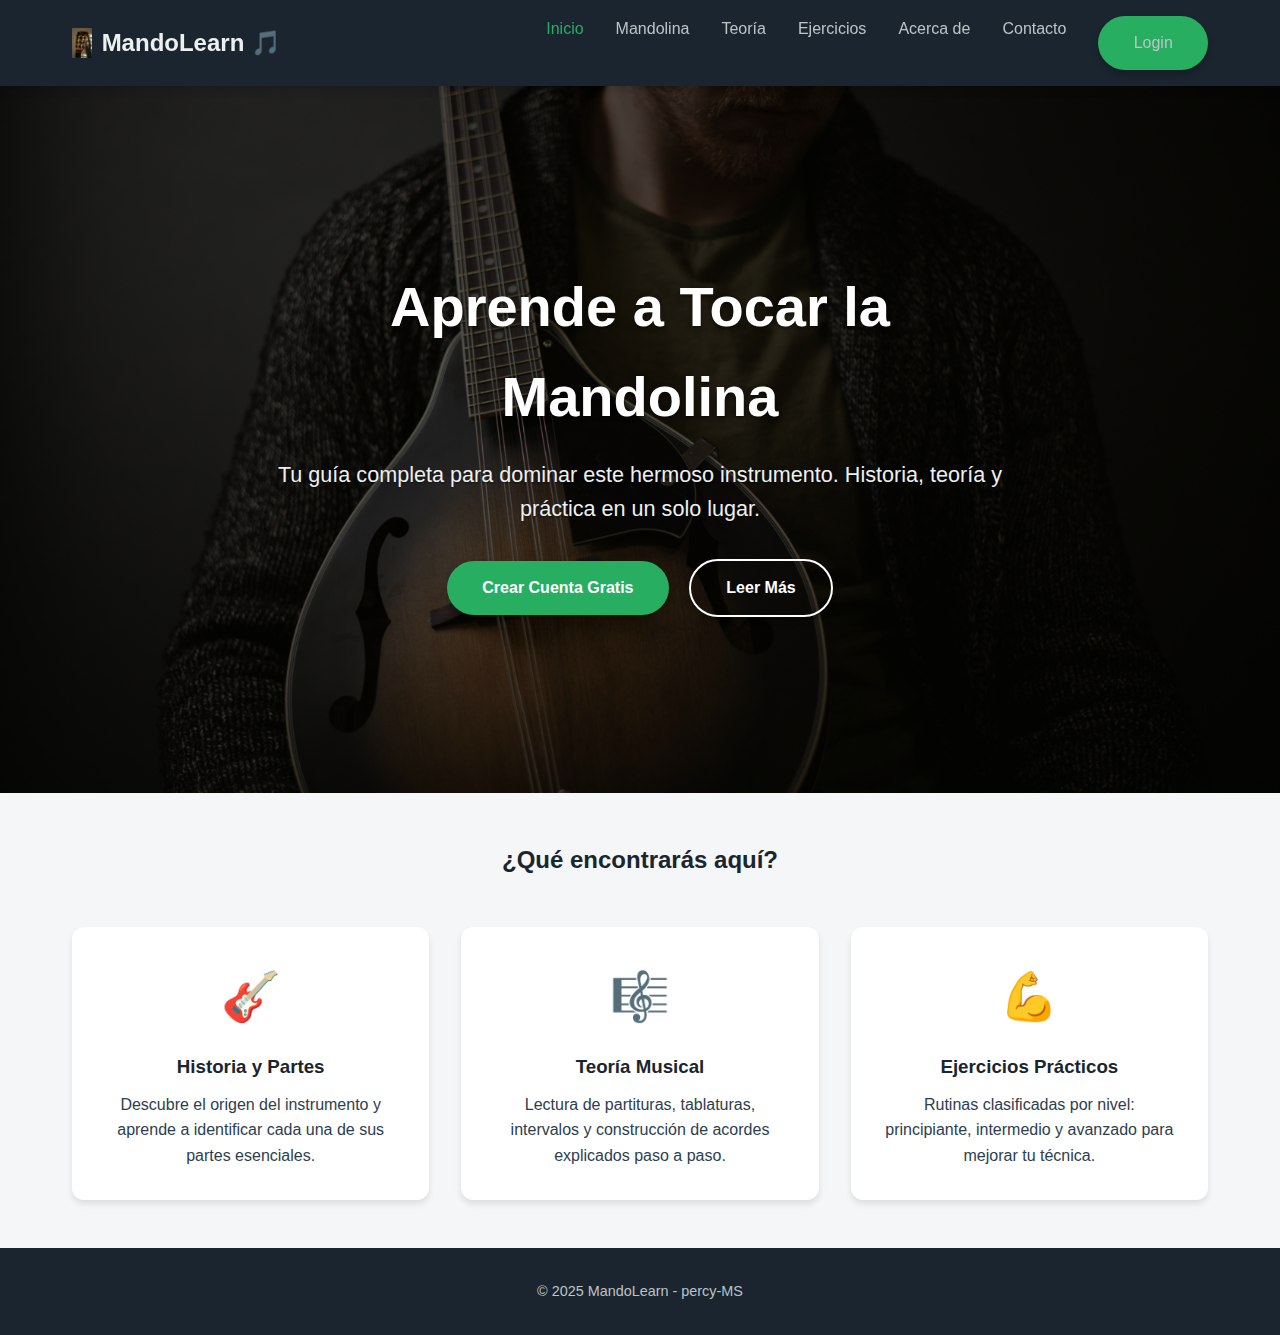
<file: frontend/index.html>
<!DOCTYPE html>
<html lang="es">

<head>
    <meta charset="UTF-8">
    <meta name="viewport" content="width=device-width, initial-scale=1.0">
    <title>MandoLearn - Inicio</title>
    <link rel="stylesheet" href="../static/css/style.css">
</head>

<body>

    <header>
        <nav>
            <a href="/" class="logo">
                <!-- Icono de Mandolina -->
                <img src="../static/img/mandolin-icon.png" alt="Icono" onerror="this.style.display='none'">
                MandoLearn 🎵
            </a>
            <div class="hamburger">
                <div class="bar"></div>
                <div class="bar"></div>
                <div class="bar"></div>
            </div>
            <ul class="nav-links">
                <li><a href="index.html">Inicio</a></li>
                <li><a href="sobre.html">Mandolina</a></li>
                <li><a href="teoria.html">Teoría</a></li>
                <li><a href="ejercicios.html">Ejercicios</a></li>
                <li><a href="acerca.html">Acerca de</a></li>
                <li><a href="contacto.html">Contacto</a></li>
                <li><a href="login.html" class="btn">Login</a></li>
            </ul>
        </nav>
    </header>

    <main class="main-content">
        <!-- Sección Hero con Imagen de Fondo -->
        <section class="hero" style="background-image: url('../static/img/hero-mandolin.jpg');">
            <div class="container">
                <h1>Aprende a Tocar la Mandolina</h1>
                <p>Tu guía completa para dominar este hermoso instrumento. Historia, teoría y práctica en un solo lugar.
                </p>
                <div class="cta-group">
                    <a href="registro.html" class="btn">Crear Cuenta Gratis</a>
                    <a href="sobre.html" class="btn btn-secondary">Leer Más</a>
                </div>
            </div>
        </section>

        <section class="container">
            <h2 style="text-align:center; margin-bottom: 3rem;">¿Qué encontrarás aquí?</h2>

            <div class="card-grid">
                <article class="card">
                    <div style="font-size: 3rem; text-align: center; margin-bottom: 1rem;">🎸</div>
                    <h3 style="text-align: center;">Historia y Partes</h3>
                    <p style="text-align: center;">Descubre el origen del instrumento y aprende a identificar cada una
                        de sus partes esenciales.</p>
                </article>

                <article class="card">
                    <div style="font-size: 3rem; text-align: center; margin-bottom: 1rem;">🎼</div>
                    <h3 style="text-align: center;">Teoría Musical</h3>
                    <p style="text-align: center;">Lectura de partituras, tablaturas, intervalos y construcción de
                        acordes explicados paso a paso.</p>
                </article>

                <article class="card">
                    <div style="font-size: 3rem; text-align: center; margin-bottom: 1rem;">💪</div>
                    <h3 style="text-align: center;">Ejercicios Prácticos</h3>
                    <p style="text-align: center;">Rutinas clasificadas por nivel: principiante, intermedio y avanzado
                        para mejorar tu técnica.</p>
                </article>
            </div>
        </section>
    </main>

    <footer>
        <p>&copy; 2025 MandoLearn - percy-MS</p>
    </footer>

    <script src="../static/js/main.js"></script>
</body>

</html>
</file>
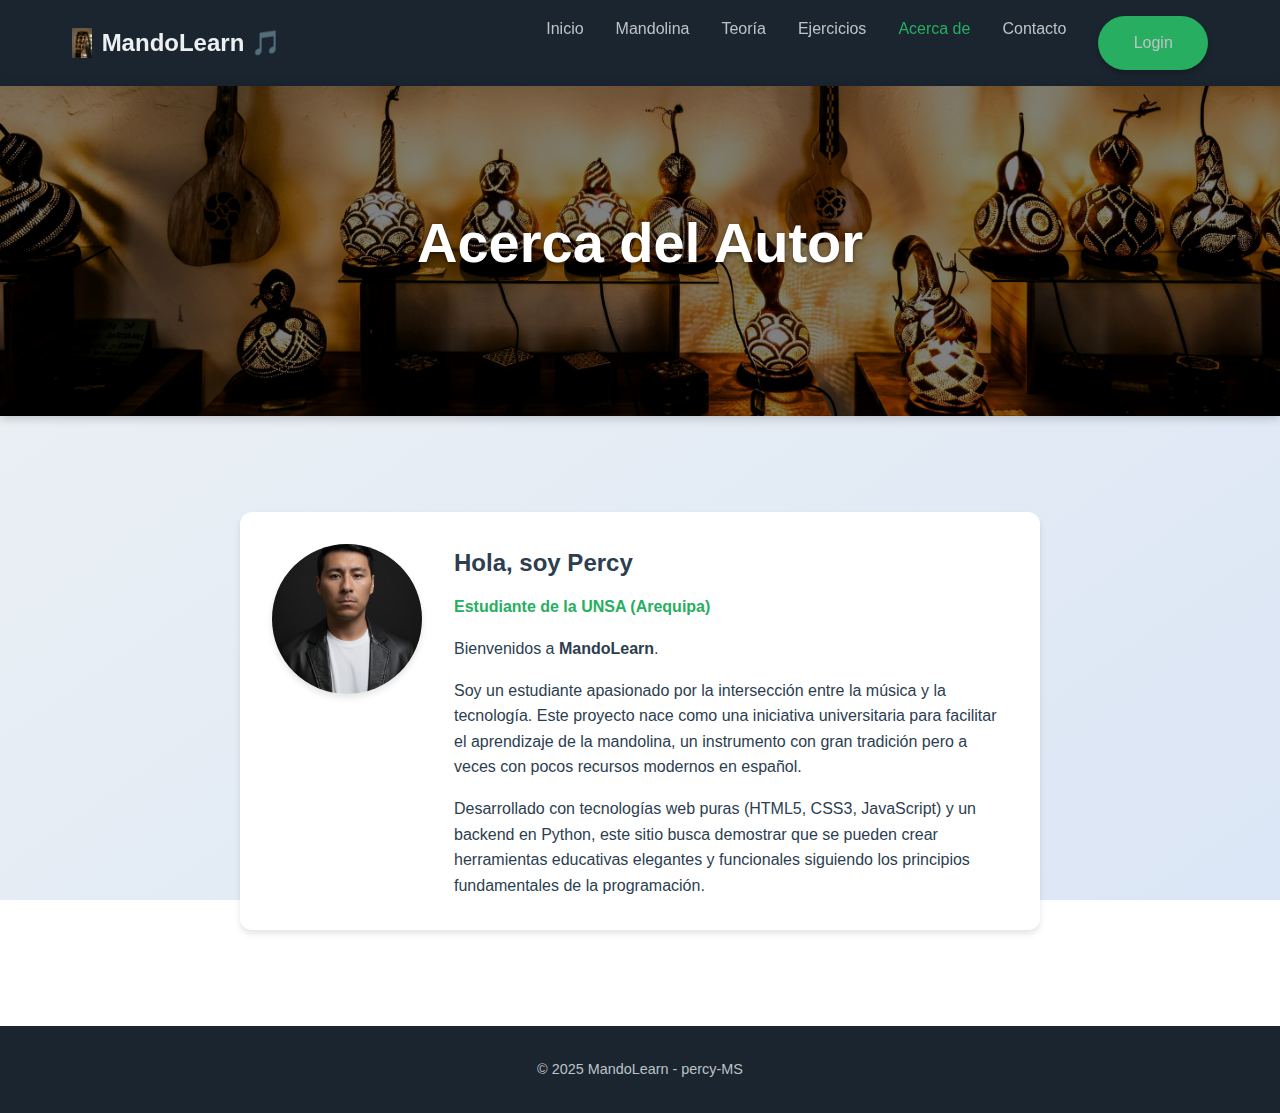
<file: frontend/acerca.html>
<!DOCTYPE html>
<html lang="es">

<head>
    <meta charset="UTF-8">
    <meta name="viewport" content="width=device-width, initial-scale=1.0">
    <title>MandoLearn - Acerca de Mí</title>
    <link rel="stylesheet" href="../static/css/style.css">
</head>

<body class="content-page">

    <header>
        <nav>
            <a href="index.html" class="logo">
                <img src="../static/img/mandolin-icon.png" alt="Icono" onerror="this.style.display='none'">
                MandoLearn 🎵
            </a>
            <div class="hamburger">
                <div class="bar"></div>
                <div class="bar"></div>
                <div class="bar"></div>
            </div>
            <ul class="nav-links">
                <li><a href="index.html">Inicio</a></li>
                <li><a href="sobre.html">Mandolina</a></li>
                <li><a href="teoria.html">Teoría</a></li>
                <li><a href="ejercicios.html">Ejercicios</a></li>
                <li><a href="acerca.html">Acerca de</a></li>
                <li><a href="contacto.html">Contacto</a></li>
                <li><a href="login.html" class="btn">Login</a></li>
            </ul>
        </nav>
    </header>

    <!-- Banner de Cabecera para Página Acerca de -->
    <header class="hero"
        style="padding: 4rem 2rem; background-image: url('../static/img/about-mandolin-bg.jpg'); background-position: center bottom;">
        <div class="container">
            <h1>Acerca del Autor</h1>
        </div>
    </header>

    <main class="main-content container">
        <section style="max-width: 800px; margin: 0 auto;">
            <article class="card">
                <div style="display: flex; gap: 2rem; align-items: flex-start; flex-wrap: wrap;">
                    <!-- Marcador para Foto de Perfil -->
                    <img src="../static/img/profile-percy.jpg" alt="Percy"
                        style="width: 150px; height: 150px; border-radius: 50%; object-fit: cover; box-shadow: var(--shadow-card);"
                        onerror="this.src='https://placehold.co/150x150?text=Percy'">

                    <div style="flex: 1; min-width: 250px;">
                        <h2 style="color: var(--secondary-color);">Hola, soy Percy</h2>
                        <h4 style="color: var(--accent-color); margin-bottom: 1rem;">Estudiante de la UNSA (Arequipa)
                        </h4>

                        <p>Bienvenidos a <strong>MandoLearn</strong>.</p>

                        <p style="margin-top: 1rem;">
                            Soy un estudiante apasionado por la intersección entre la música y la tecnología.
                            Este proyecto nace como una iniciativa universitaria para facilitar el aprendizaje de la
                            mandolina,
                            un instrumento con gran tradición pero a veces con pocos recursos modernos en español.
                        </p>

                        <p style="margin-top: 1rem;">
                            Desarrollado con tecnologías web puras (HTML5, CSS3, JavaScript) y un backend en Python,
                            este sitio busca demostrar que se pueden crear herramientas educativas elegantes y
                            funcionales
                            siguiendo los principios fundamentales de la programación.
                        </p>
                    </div>
                </div>
            </article>
        </section>
    </main>

    <footer>
        <p>&copy; 2025 MandoLearn - percy-MS</p>
    </footer>

    <script src="../static/js/main.js"></script>
</body>

</html>
</file>
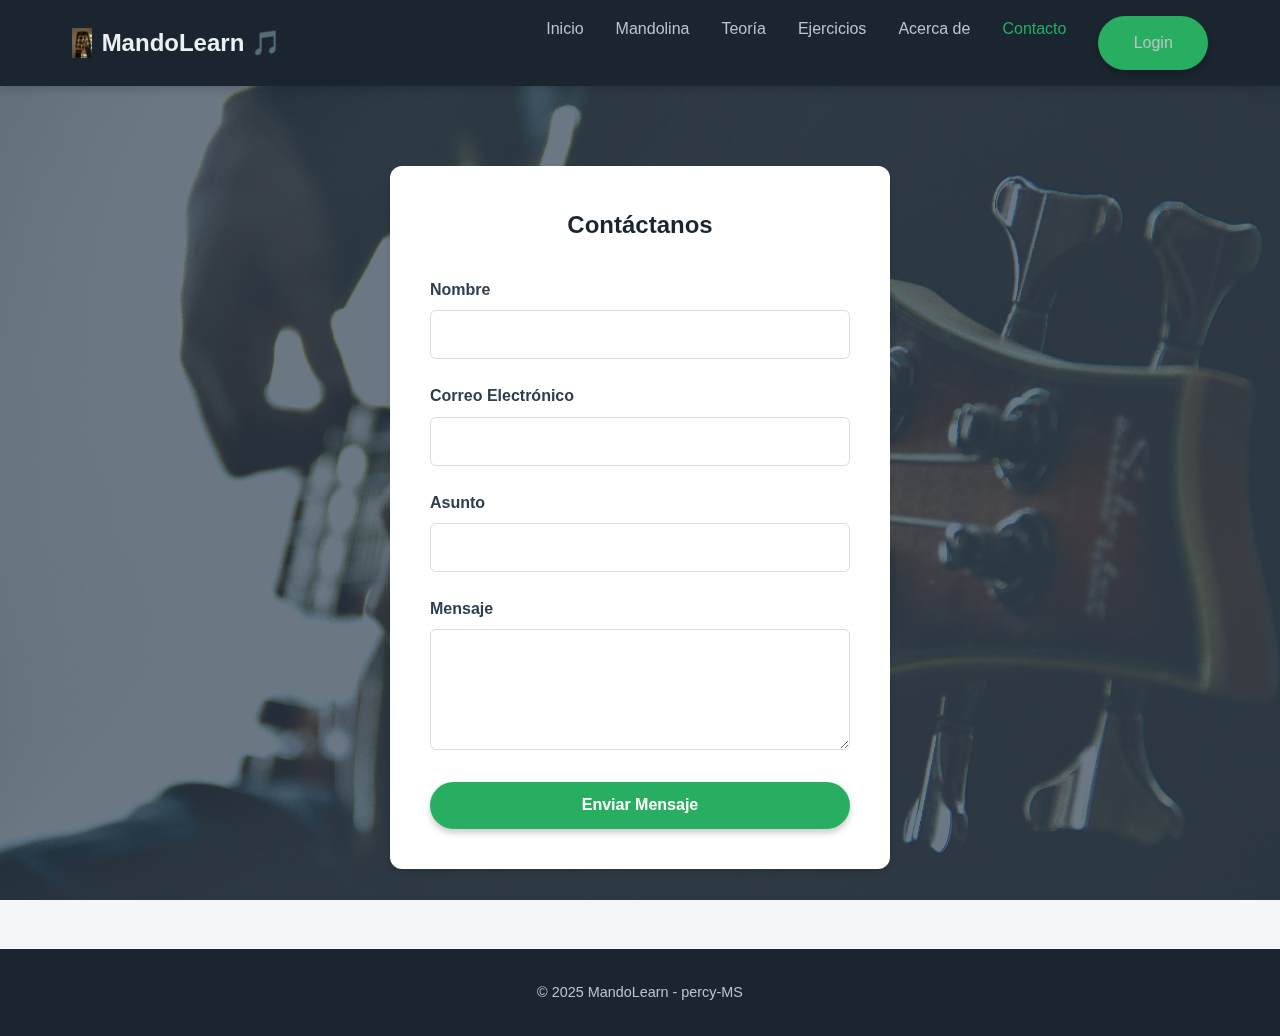
<file: frontend/contacto.html>
<!DOCTYPE html>
<html lang="es">

<head>
    <meta charset="UTF-8">
    <meta name="viewport" content="width=device-width, initial-scale=1.0">
    <title>MandoLearn - Contacto</title>
    <link rel="stylesheet" href="../static/css/style.css">
    <style>
        /* Fondo específico para esta página */
        body.contact-page {
            background-image: url('../static/img/contact-bg-1.jpg');
            background-size: cover;
            background-attachment: fixed;
            background-position: center;
        }

        /* Superposición para asegurar legibilidad */
        body.contact-page::before {
            content: "";
            position: fixed;
            top: 0;
            left: 0;
            right: 0;
            bottom: 0;
            background: rgba(44, 62, 80, 0.7);
            /* Superposición azul oscuro */
            z-index: -1;
        }
    </style>
</head>

<body class="contact-page">

    <header>
        <nav>
            <a href="index.html" class="logo">
                <img src="../static/img/mandolin-icon.png" alt="Icono" onerror="this.style.display='none'">
                MandoLearn 🎵
            </a>
            <div class="hamburger">
                <div class="bar"></div>
                <div class="bar"></div>
                <div class="bar"></div>
            </div>
            <ul class="nav-links">
                <li><a href="index.html">Inicio</a></li>
                <li><a href="sobre.html">Mandolina</a></li>
                <li><a href="teoria.html">Teoría</a></li>
                <li><a href="ejercicios.html">Ejercicios</a></li>
                <li><a href="acerca.html">Acerca de</a></li>
                <li><a href="contacto.html">Contacto</a></li>
                <li><a href="login.html" class="btn">Login</a></li>
            </ul>
        </nav>
    </header>

    <main class="main-content container">
        <div class="form-container">
            <h2 style="text-align: center; margin-bottom: 2rem;">Contáctanos</h2>
            <form action="/api/contacto" method="POST">
                <div class="form-group">
                    <label for="nombre">Nombre</label>
                    <input type="text" id="nombre" name="nombre" required>
                </div>

                <div class="form-group">
                    <label for="email">Correo Electrónico</label>
                    <input type="email" id="email" name="email" required>
                </div>

                <div class="form-group">
                    <label for="asunto">Asunto</label>
                    <input type="text" id="asunto" name="asunto" required>
                </div>

                <div class="form-group">
                    <label for="mensaje">Mensaje</label>
                    <textarea id="mensaje" name="mensaje" rows="5" required></textarea>
                </div>

                <button type="submit" class="btn" style="width: 100%;">Enviar Mensaje</button>
            </form>
        </div>
    </main>

    <footer>
        <p>&copy; 2025 MandoLearn - percy-MS</p>
    </footer>

    <script src="../static/js/main.js"></script>
    <script src="../static/js/validation.js"></script>

    <script>
        document.addEventListener('DOMContentLoaded', () => {
            const contactForm = document.querySelector('form[action="/api/contacto"]');

            if (contactForm) {
                contactForm.addEventListener('submit', async (e) => {
                    e.preventDefault(); // Detener envío por defecto

                    // Verificación básica de validación (validation.js maneja la UI)
                    if (contactForm.querySelectorAll('.input-error').length > 0) {
                        return;
                    }

                    const formData = new URLSearchParams(new FormData(contactForm));

                    try {
                        const response = await fetch('/api/contacto', {
                            method: 'POST',
                            body: formData,
                            headers: {
                                'Content-Type': 'application/x-www-form-urlencoded',
                            },
                        });

                        if (response.ok) {
                            alert("¡Mensaje enviado correctamente! Nos pondremos en contacto contigo pronto.");
                            contactForm.reset();
                            window.location.href = "index.html"; // Redirigir a inicio
                        } else {
                            alert("Hubo un error al enviar el mensaje. Por favor intenta de nuevo.");
                        }
                    } catch (error) {
                        console.error('Error:', error);
                        alert("Error de conexión al enviar el mensaje.");
                    }
                });
            }
        });
    </script>
</body>

</html>
</file>
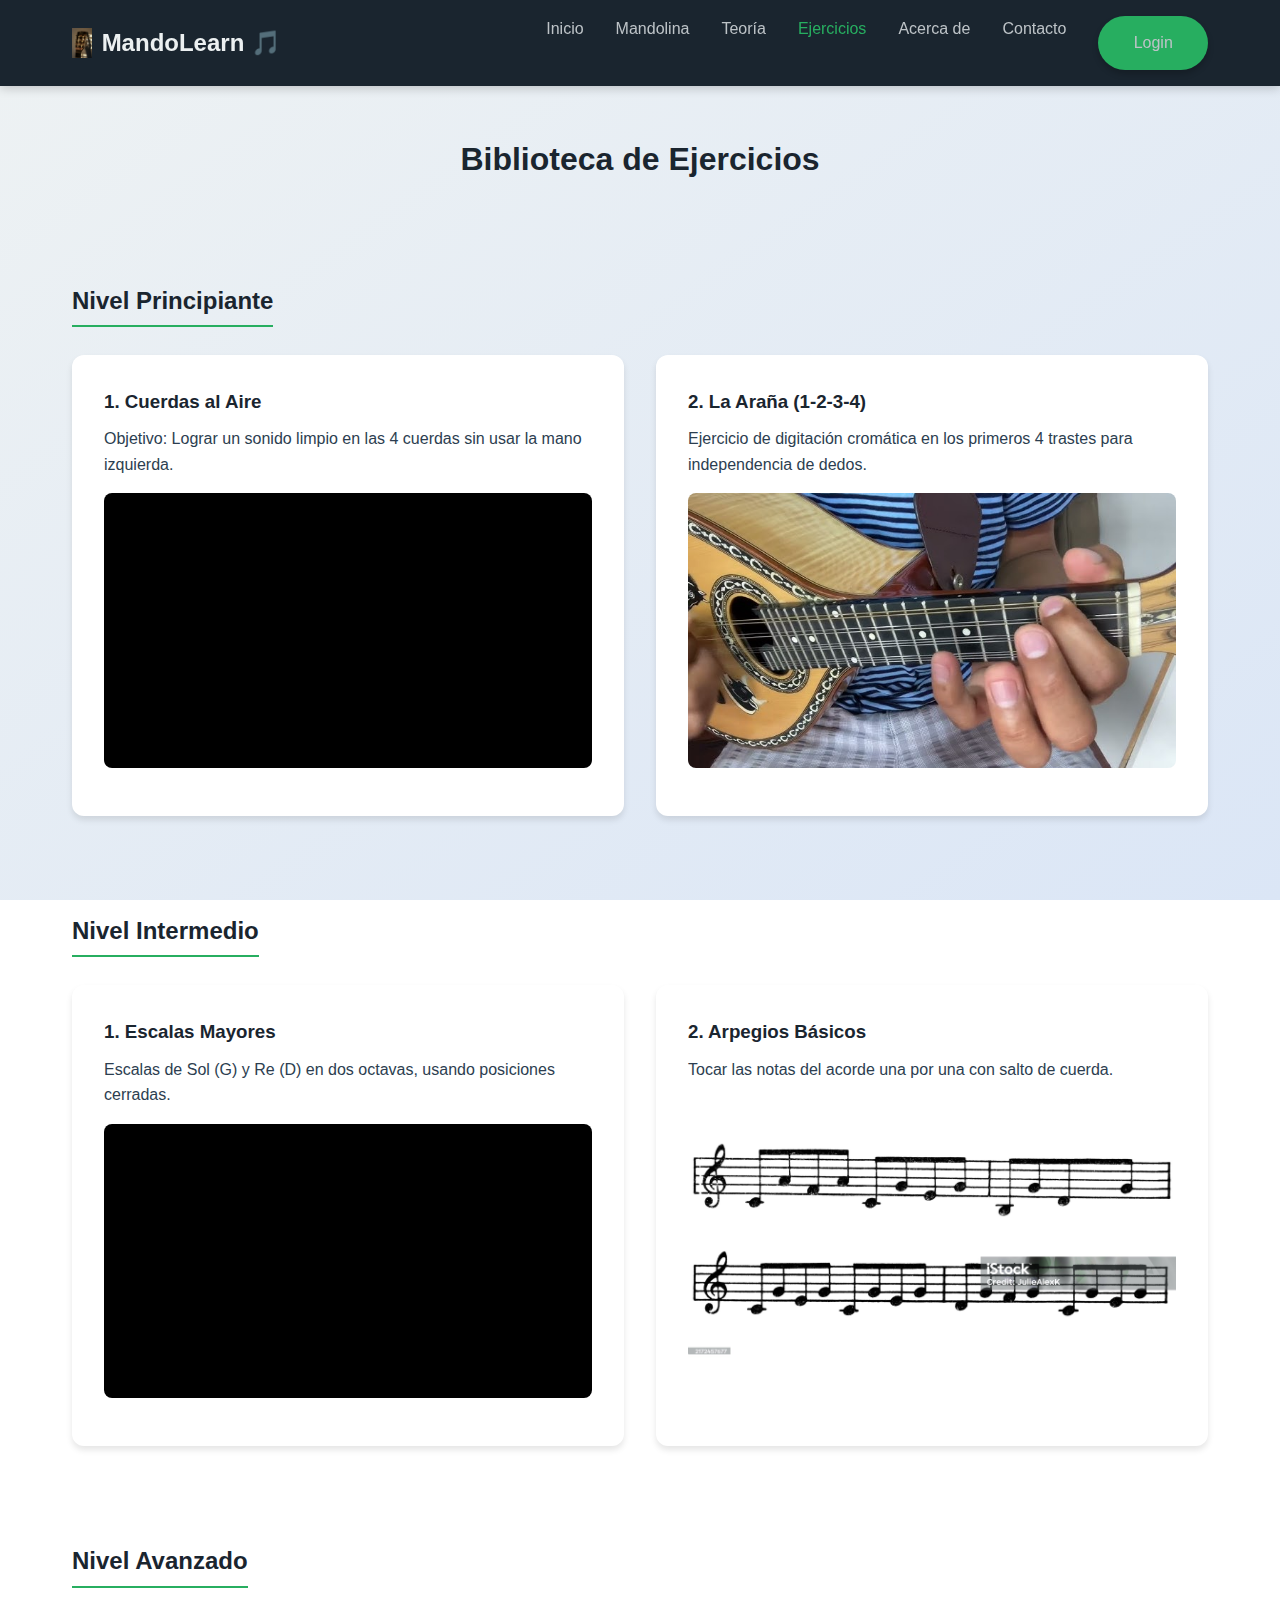
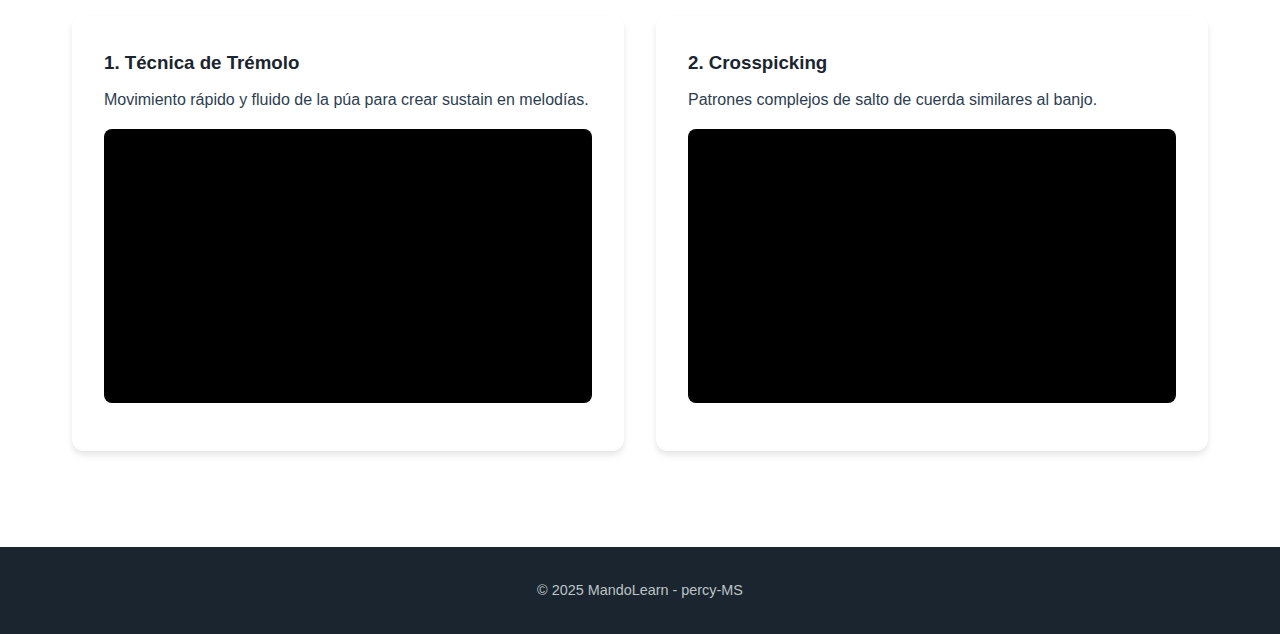
<file: frontend/ejercicios.html>
<!DOCTYPE html>
<html lang="es">

<head>
    <meta charset="UTF-8">
    <meta name="viewport" content="width=device-width, initial-scale=1.0">
    <title>MandoLearn - Ejercicios</title>
    <link rel="stylesheet" href="../static/css/style.css">
</head>

<body class="content-page">

    <header>
        <nav>
            <a href="index.html" class="logo">
                <img src="../static/img/mandolin-icon.png" alt="Icono" onerror="this.style.display='none'">
                MandoLearn 🎵
            </a>
            <div class="hamburger">
                <div class="bar"></div>
                <div class="bar"></div>
                <div class="bar"></div>
            </div>
            <ul class="nav-links">
                <li><a href="index.html">Inicio</a></li>
                <li><a href="sobre.html">Mandolina</a></li>
                <li><a href="teoria.html">Teoría</a></li>
                <li><a href="ejercicios.html">Ejercicios</a></li>
                <li><a href="acerca.html">Acerca de</a></li>
                <li><a href="contacto.html">Contacto</a></li>
                <li><a href="login.html" class="btn">Login</a></li>
            </ul>
        </nav>
    </header>

    <main class="main-content container">
        <h1 style="text-align: center; margin-bottom: 3rem;">Biblioteca de Ejercicios</h1>

        <!-- Nivel Principiante -->
        <section>
            <h2 style="border-bottom: 2px solid var(--accent-color); display: inline-block; padding-bottom: 5px;">Nivel
                Principiante</h2>
            <div class="card-grid">
                <article class="card">
                    <h3>1. Cuerdas al Aire</h3>
                    <p style="margin-bottom: 1rem;">Objetivo: Lograr un sonido limpio en las 4 cuerdas sin usar la mano
                        izquierda.</p>
                    <div class="video-wrapper">
                        <!-- Espacio para video -->
                        <iframe width="560" height="315" src="https://www.youtube.com/embed/KVynlcyf1ec"
                            title="Técnica Mano Derecha" frameborder="0"
                            referrerpolicy="strict-origin-when-cross-origin"
                            allow="accelerometer; autoplay; clipboard-write; encrypted-media; gyroscope; picture-in-picture; web-share"
                            allowfullscreen></iframe>
                    </div>
                </article>

                <article class="card">
                    <h3>2. La Araña (1-2-3-4)</h3>
                    <p style="margin-bottom: 1rem;">Ejercicio de digitación cromática en los primeros 4 trastes para
                        independencia de dedos.</p>
                    <img src="../static/img/ex-spider.jpg" alt="Tablatura Araña" style="width:100%; height:auto;"
                        onerror="this.src='https://placehold.co/400x150?text=Tablatura+1-2-3-4'">
                </article>
            </div>
        </section>

        <!-- Nivel Intermedio -->
        <section>
            <h2 style="border-bottom: 2px solid var(--accent-color); display: inline-block; padding-bottom: 5px;">Nivel
                Intermedio</h2>
            <div class="card-grid">
                <article class="card">
                    <h3>1. Escalas Mayores</h3>
                    <p style="margin-bottom: 1rem;">Escalas de Sol (G) y Re (D) en dos octavas, usando posiciones
                        cerradas.</p>
                    <div class="video-wrapper">
                        <iframe width="560" height="315" src="https://www.youtube.com/embed/hQFgIx8vUeE"
                            title="Escala Sol Mayor" frameborder="0" referrerpolicy="strict-origin-when-cross-origin"
                            allow="accelerometer; autoplay; clipboard-write; encrypted-media; gyroscope; picture-in-picture; web-share"
                            allowfullscreen></iframe>
                    </div>
                </article>

                <article class="card">
                    <h3>2. Arpegios Básicos</h3>
                    <p style="margin-bottom: 1rem;">Tocar las notas del acorde una por una con salto de cuerda.</p>
                    <img src="../static/img/ex-arpeggio.jpg" alt="Arpegios" style="width:100%; height:auto;"
                        onerror="this.src='https://placehold.co/400x150?text=Partitura+Arpegios'">
                </article>
            </div>
        </section>

        <!-- Nivel Avanzado -->
        <section>
            <h2 style="border-bottom: 2px solid var(--accent-color); display: inline-block; padding-bottom: 5px;">Nivel
                Avanzado</h2>
            <div class="card-grid">
                <article class="card">
                    <h3>1. Técnica de Trémolo</h3>
                    <p style="margin-bottom: 1rem;">Movimiento rápido y fluido de la púa para crear sustain en melodías.
                    </p>
                    <div class="video-wrapper">
                        <iframe width="560" height="315" src="https://www.youtube.com/embed/7NOvcnMYmYE"
                            title="Técnica de Trémolo" frameborder="0" referrerpolicy="strict-origin-when-cross-origin"
                            allow="accelerometer; autoplay; clipboard-write; encrypted-media; gyroscope; picture-in-picture; web-share"
                            allowfullscreen></iframe>
                    </div>
                </article>

                <article class="card">
                    <h3>2. Crosspicking</h3>
                    <p style="margin-bottom: 1rem;">Patrones complejos de salto de cuerda similares al banjo.</p>
                    <div class="video-wrapper">
                        <iframe width="560" height="315" src="https://www.youtube.com/embed/VUuZnudaWz4"
                            title="Crosspicking" frameborder="0" referrerpolicy="strict-origin-when-cross-origin"
                            allow="accelerometer; autoplay; clipboard-write; encrypted-media; gyroscope; picture-in-picture; web-share"
                            allowfullscreen></iframe>
                    </div>
                </article>
            </div>
        </section>

    </main>

    <footer>
        <p>&copy; 2025 MandoLearn - percy-MS</p>
    </footer>

    <script src="../static/js/main.js"></script>
</body>

</html>
</file>
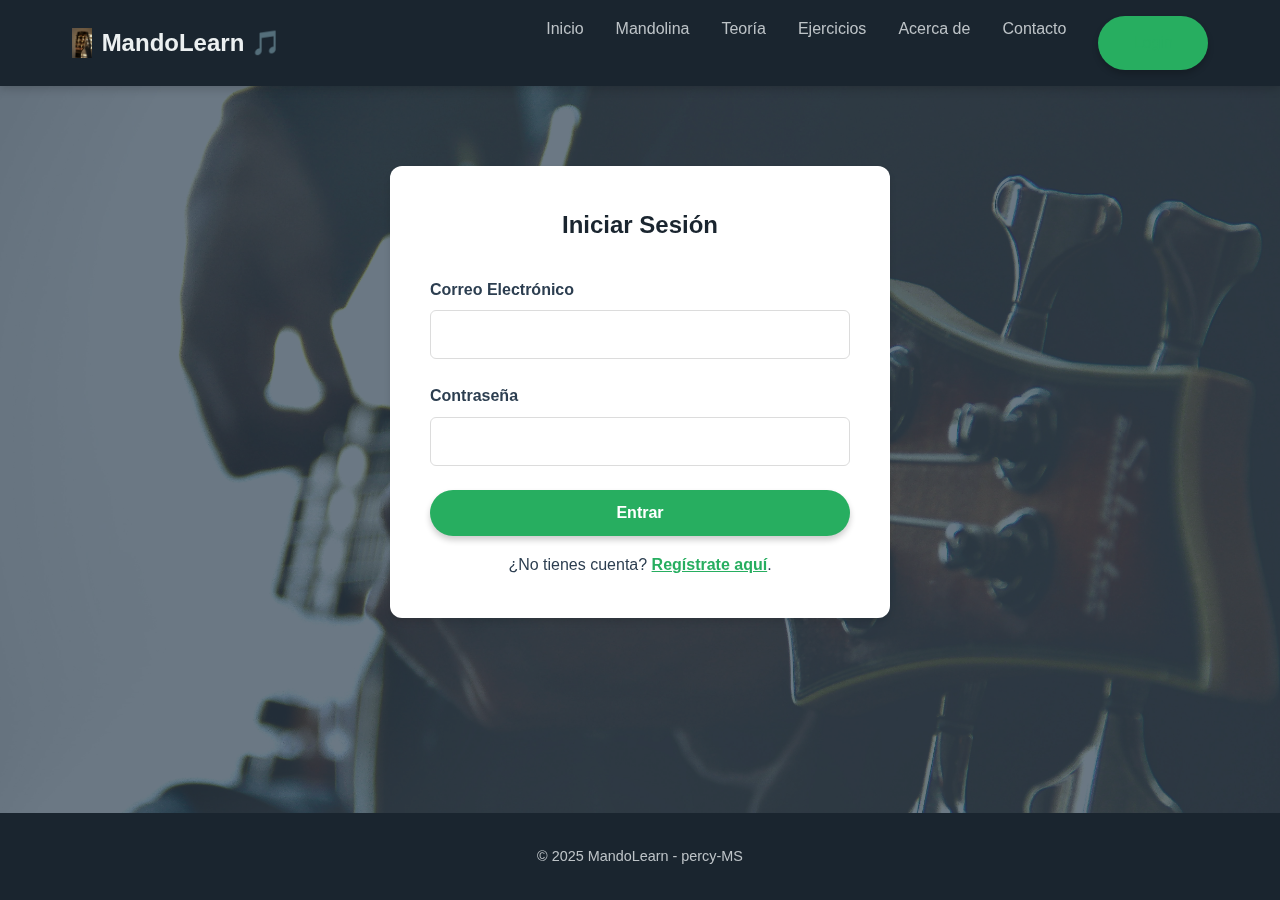
<file: frontend/login.html>
<!DOCTYPE html>
<html lang="es">

<head>
    <meta charset="UTF-8">
    <meta name="viewport" content="width=device-width, initial-scale=1.0">
    <title>MandoLearn - Iniciar Sesión</title>
    <link rel="stylesheet" href="../static/css/style.css">
    <style>
        /* Fondo compartido con página de contacto */
        body.auth-page {
            background-image: url('../static/img/contact-bg-1.jpg');
            background-size: cover;
            background-attachment: fixed;
            background-position: center;
        }

        /* Superposición */
        body.auth-page::before {
            content: "";
            position: fixed;
            top: 0;
            left: 0;
            right: 0;
            bottom: 0;
            background: rgba(44, 62, 80, 0.7);
            z-index: -1;
        }
    </style>
</head>

<body class="auth-page">

    <header>
        <nav>
            <a href="index.html" class="logo">
                <img src="../static/img/mandolin-icon.png" alt="Icono" onerror="this.style.display='none'">
                MandoLearn 🎵
            </a>
            <div class="hamburger">
                <div class="bar"></div>
                <div class="bar"></div>
                <div class="bar"></div>
            </div>
            <ul class="nav-links">
                <li><a href="index.html">Inicio</a></li>
                <li><a href="sobre.html">Mandolina</a></li>
                <li><a href="teoria.html">Teoría</a></li>
                <li><a href="ejercicios.html">Ejercicios</a></li>
                <li><a href="acerca.html">Acerca de</a></li>
                <li><a href="contacto.html">Contacto</a></li>
                <li><a href="login.html" class="btn">Login</a></li>
            </ul>
        </nav>
    </header>

    <main class="main-content container">
        <div class="form-container">
            <h2 style="text-align: center; margin-bottom: 2rem;">Iniciar Sesión</h2>
            <form action="/api/login" method="POST">
                <div class="form-group">
                    <label for="email">Correo Electrónico</label>
                    <input type="email" id="email" name="email" required>
                </div>

                <div class="form-group">
                    <label for="password">Contraseña</label>
                    <input type="password" id="password" name="password" required>
                </div>

                <button type="submit" class="btn" style="width: 100%;">Entrar</button>
            </form>
            <p style="text-align: center; margin-top: 1rem;">
                ¿No tienes cuenta? <a href="registro.html"
                    style="color: var(--accent-color); font-weight: bold;">Regístrate aquí</a>.
            </p>
        </div>
    </main>

    <footer>
        <p>&copy; 2025 MandoLearn - percy-MS</p>
    </footer>

    <script src="../static/js/main.js"></script>
    <script src="../static/js/validation.js"></script>
</body>

</html>
</file>
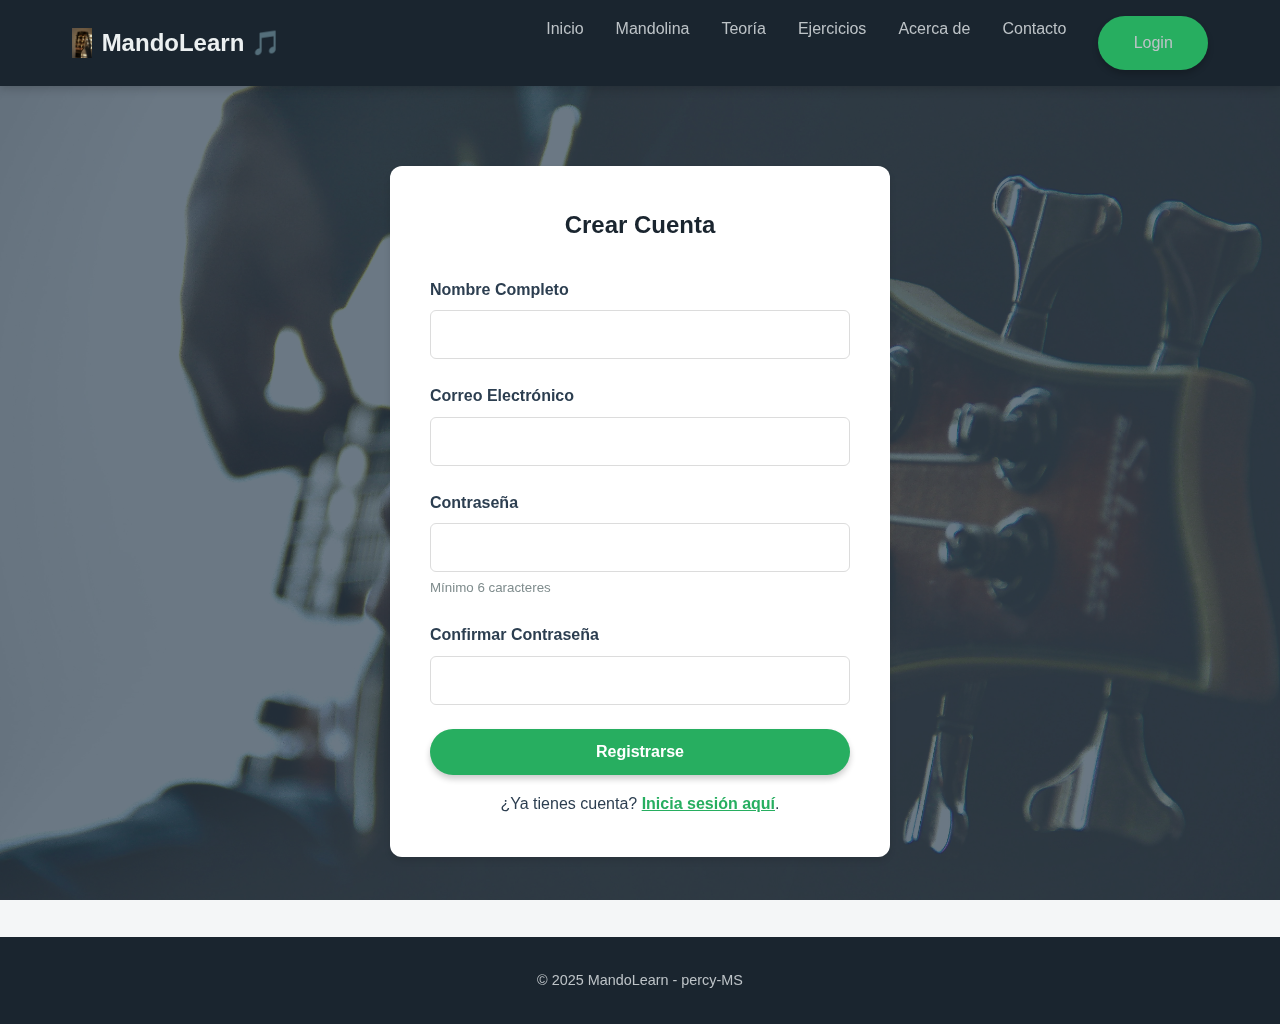
<file: frontend/registro.html>
<!DOCTYPE html>
<html lang="es">

<head>
    <meta charset="UTF-8">
    <meta name="viewport" content="width=device-width, initial-scale=1.0">
    <title>MandoLearn - Registro</title>
    <link rel="stylesheet" href="../static/css/style.css">
    <style>
        /* Fondo compartido con página de contacto */
        body.auth-page {
            background-image: url('../static/img/contact-bg-1.jpg');
            background-size: cover;
            background-attachment: fixed;
            background-position: center;
        }

        /* Superposición */
        body.auth-page::before {
            content: "";
            position: fixed;
            top: 0;
            left: 0;
            right: 0;
            bottom: 0;
            background: rgba(44, 62, 80, 0.7);
            z-index: -1;
        }
    </style>
</head>

<body class="auth-page">

    <header>
        <nav>
            <a href="index.html" class="logo">
                <img src="../static/img/mandolin-icon.png" alt="Icono" onerror="this.style.display='none'">
                MandoLearn 🎵
            </a>
            <div class="hamburger">
                <div class="bar"></div>
                <div class="bar"></div>
                <div class="bar"></div>
            </div>
            <ul class="nav-links">
                <li><a href="index.html">Inicio</a></li>
                <li><a href="sobre.html">Mandolina</a></li>
                <li><a href="teoria.html">Teoría</a></li>
                <li><a href="ejercicios.html">Ejercicios</a></li>
                <li><a href="acerca.html">Acerca de</a></li>
                <li><a href="contacto.html">Contacto</a></li>
                <li><a href="login.html" class="btn">Login</a></li>
            </ul>
        </nav>
    </header>

    <main class="main-content container">
        <div class="form-container">
            <h2 style="text-align: center; margin-bottom: 2rem;">Crear Cuenta</h2>
            <form action="/api/registro" method="POST">
                <div class="form-group">
                    <label for="nombre">Nombre Completo</label>
                    <input type="text" id="nombre" name="nombre" required>
                </div>

                <div class="form-group">
                    <label for="email">Correo Electrónico</label>
                    <input type="email" id="email" name="email" required>
                </div>

                <div class="form-group">
                    <label for="password">Contraseña</label>
                    <input type="password" id="password" name="password" required>
                    <small style="color: #7f8c8d; display:block; margin-top:5px;">Mínimo 6 caracteres</small>
                </div>

                <div class="form-group">
                    <label for="confirm_password">Confirmar Contraseña</label>
                    <input type="password" id="confirm_password" name="confirm_password" required>
                </div>

                <button type="submit" class="btn" style="width: 100%;">Registrarse</button>
            </form>
            <p style="text-align: center; margin-top: 1rem;">
                ¿Ya tienes cuenta? <a href="login.html" style="color: var(--accent-color); font-weight: bold;">Inicia
                    sesión aquí</a>.
            </p>
        </div>
    </main>

    <footer>
        <p>&copy; 2025 MandoLearn - percy-MS</p>
    </footer>

    <script src="../static/js/main.js"></script>
    <script src="../static/js/validation.js"></script>
</body>

</html>
</file>
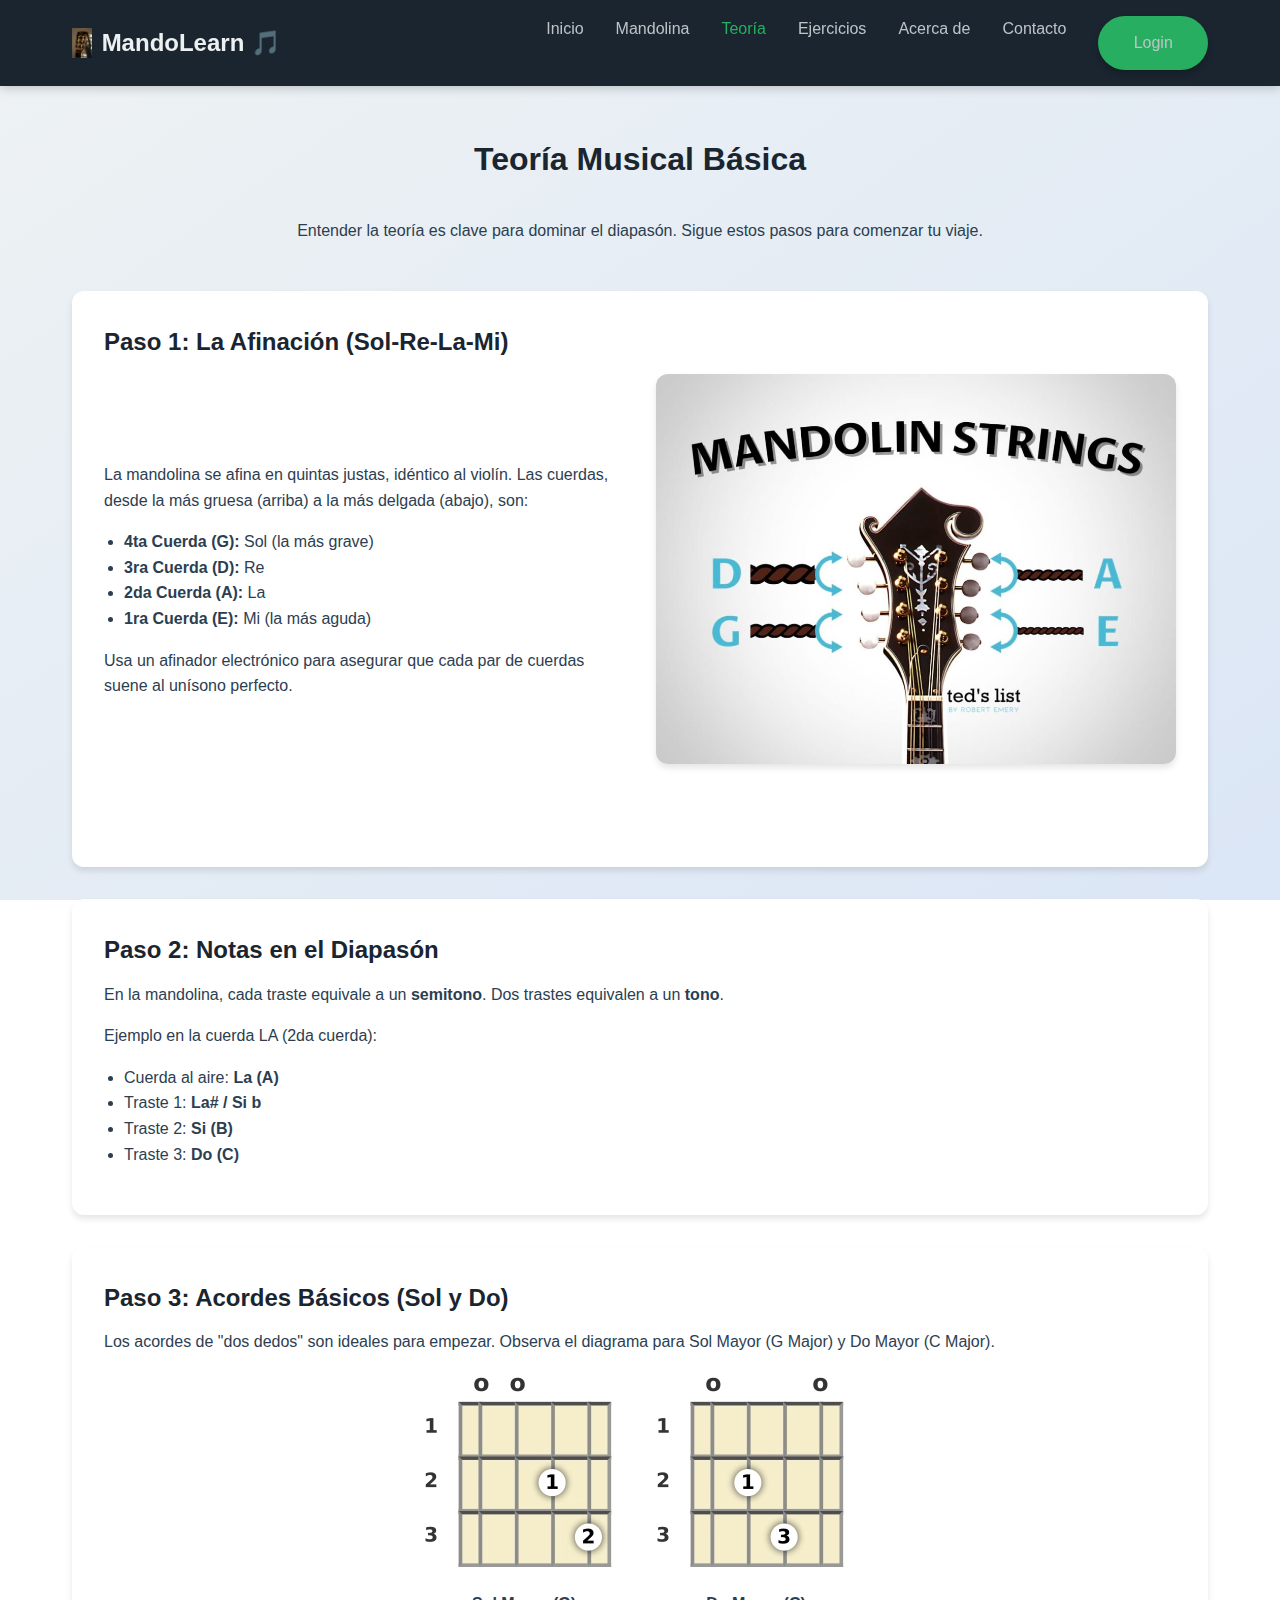
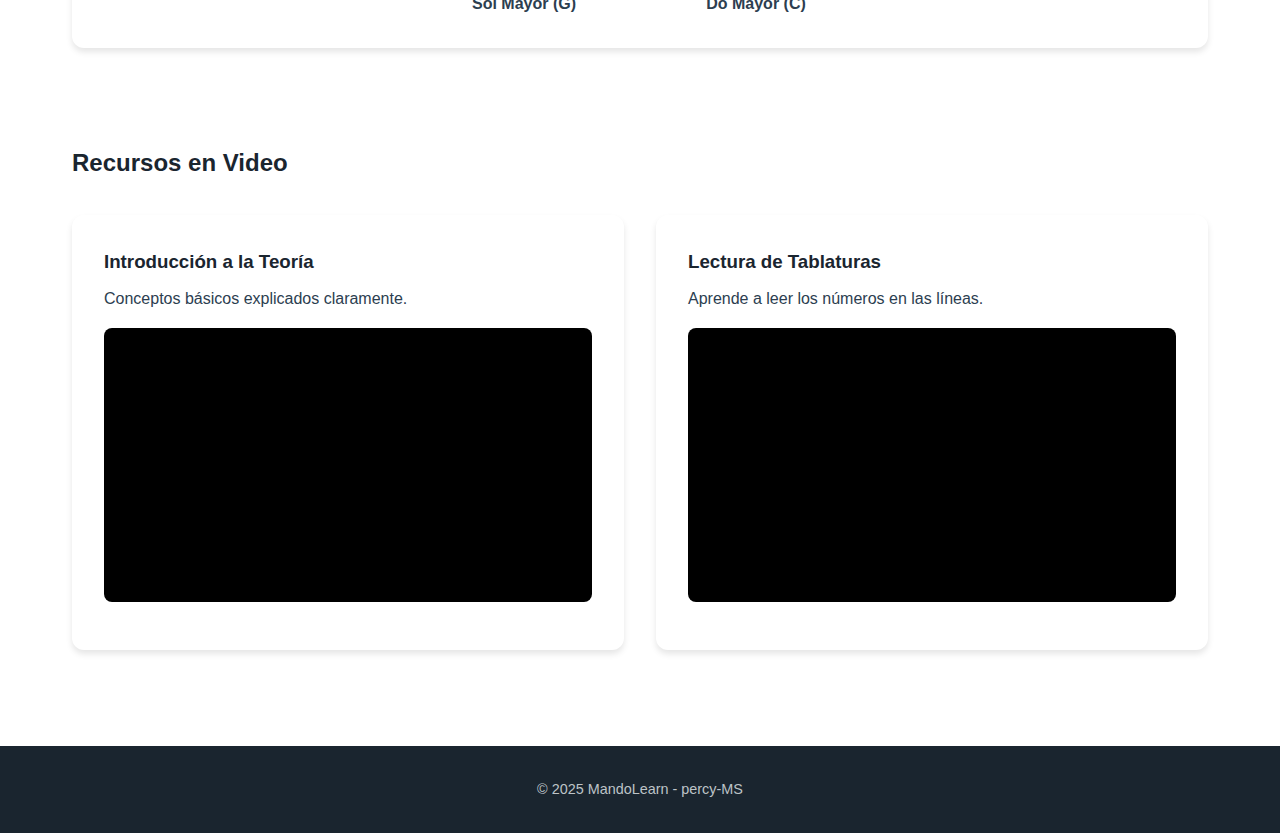
<file: frontend/teoria.html>
<!DOCTYPE html>
<html lang="es">

<head>
    <meta charset="UTF-8">
    <meta name="viewport" content="width=device-width, initial-scale=1.0">
    <title>MandoLearn - Teoría Musical</title>
    <link rel="stylesheet" href="../static/css/style.css">
</head>

<body class="content-page">

    <header>
        <nav>
            <a href="index.html" class="logo">
                <img src="../static/img/mandolin-icon.png" alt="Icono" onerror="this.style.display='none'">
                MandoLearn 🎵
            </a>
            <div class="hamburger">
                <div class="bar"></div>
                <div class="bar"></div>
                <div class="bar"></div>
            </div>
            <ul class="nav-links">
                <li><a href="index.html">Inicio</a></li>
                <li><a href="sobre.html">Mandolina</a></li>
                <li><a href="teoria.html">Teoría</a></li>
                <li><a href="ejercicios.html">Ejercicios</a></li>
                <li><a href="acerca.html">Acerca de</a></li>
                <li><a href="contacto.html">Contacto</a></li>
                <li><a href="login.html" class="btn">Login</a></li>
            </ul>
        </nav>
    </header>

    <main class="main-content container">
        <h1 style="text-align: center; margin-bottom: 2rem;">Teoría Musical Básica</h1>
        <p style="text-align: center; margin-bottom: 3rem; max-width: 700px; margin-left:auto; margin-right:auto;">
            Entender la teoría es clave para dominar el diapasón. Sigue estos pasos para comenzar tu viaje.
        </p>

        <!-- Guía Paso a Paso -->
        <div class="card-grid" style="grid-template-columns: 1fr;"> <!-- Tarjetas de ancho completo para pasos -->

            <article class="card">
                <h2>Paso 1: La Afinación (Sol-Re-La-Mi)</h2>
                <div class="intro-section">
                    <div class="intro-text">
                        <p>La mandolina se afina en quintas justas, idéntico al violín. Las cuerdas, desde la más gruesa
                            (arriba) a la más delgada (abajo), son:</p>
                        <ul style="margin: 1rem 0; padding-left: 20px;">
                            <li><strong>4ta Cuerda (G):</strong> Sol (la más grave)</li>
                            <li><strong>3ra Cuerda (D):</strong> Re</li>
                            <li><strong>2da Cuerda (A):</strong> La</li>
                            <li><strong>1ra Cuerda (E):</strong> Mi (la más aguda)</li>
                        </ul>
                        <p>Usa un afinador electrónico para asegurar que cada par de cuerdas suene al unísono perfecto.
                        </p>
                    </div>
                    <div class="intro-image">
                        <!-- Marcador para Diagrama de Afinación -->
                        <img src="../static/img/tuning-diagram.jpg" alt="Diagrama de Afinación"
                            onerror="this.src='https://placehold.co/400x200?text=G-D-A-E+Afinación'">
                    </div>
                </div>
            </article>

            <article class="card">
                <h2>Paso 2: Notas en el Diapasón</h2>
                <p>En la mandolina, cada traste equivale a un <strong>semitono</strong>. Dos trastes equivalen a un
                    <strong>tono</strong>.
                </p>
                <p style="margin-top: 1rem;">Ejemplo en la cuerda LA (2da cuerda):</p>
                <ul style="margin: 1rem 0; padding-left: 20px;">
                    <li>Cuerda al aire: <strong>La (A)</strong></li>
                    <li>Traste 1: <strong>La# / Si b</strong></li>
                    <li>Traste 2: <strong>Si (B)</strong></li>
                    <li>Traste 3: <strong>Do (C)</strong></li>
                </ul>
            </article>

            <article class="card">
                <h2>Paso 3: Acordes Básicos (Sol y Do)</h2>
                <p>Los acordes de "dos dedos" son ideales para empezar. Observa el diagrama para Sol Mayor (G Major) y
                    Do Mayor (C Major).</p>
                <div style="display: flex; gap: 2rem; margin-top: 1rem; flex-wrap: wrap; justify-content: center;">
                    <div style="text-align: center;">
                        <img src="../static/img/chord-g.jpg" alt="Acorde G"
                            onerror="this.src='https://placehold.co/150x200?text=Acorde+G'">
                        <p><strong>Sol Mayor (G)</strong></p>
                    </div>
                    <div style="text-align: center;">
                        <img src="../static/img/chord-c.jpg" alt="Acorde C"
                            onerror="this.src='https://placehold.co/150x200?text=Acorde+C'">
                        <p><strong>Do Mayor (C)</strong></p>
                    </div>
                </div>
            </article>

        </div>

        <!-- Sección de Recursos de Video -->
        <section>
            <h2 style="margin-top: 3rem; margin-bottom: 2rem;">Recursos en Video</h2>
            <div class="card-grid">
                <div class="card">
                    <h3>Introducción a la Teoría</h3>
                    <p style="margin-bottom: 1rem;">Conceptos básicos explicados claramente.</p>
                    <div class="video-wrapper">
                        <!-- Video de YouTube Insertado (marcador) -->
                        <iframe width="560" height="315" src="https://www.youtube.com/embed/fLS7gjQ_tsg"
                            title="Afinación de Mandolina" frameborder="0"
                            referrerpolicy="strict-origin-when-cross-origin"
                            allow="accelerometer; autoplay; clipboard-write; encrypted-media; gyroscope; picture-in-picture; web-share"
                            allowfullscreen onerror="this.style.display='none'"></iframe>
                        <div
                            style="position:absolute; top:0; left:0; width:100%; height:100%; display:flex; align-items:center; justify-content:center; background:#eee; z-index:-1;">
                            Video Placeholder</div>
                    </div>
                </div>
                <div class="card">
                    <h3>Lectura de Tablaturas</h3>
                    <p style="margin-bottom: 1rem;">Aprende a leer los números en las líneas.</p>
                    <div class="video-wrapper">
                        <iframe width="560" height="315" src="https://www.youtube.com/embed/Hx5rOrOT0TI"
                            title="Leer Tablaturas" frameborder="0" referrerpolicy="strict-origin-when-cross-origin"
                            allow="accelerometer; autoplay; clipboard-write; encrypted-media; gyroscope; picture-in-picture; web-share"
                            allowfullscreen></iframe>
                        <div
                            style="position:absolute; top:0; left:0; width:100%; height:100%; display:flex; align-items:center; justify-content:center; background:#eee; z-index:-1;">
                            Video Placeholder</div>
                    </div>
                </div>
            </div>
        </section>

    </main>

    <footer>
        <p>&copy; 2025 MandoLearn - percy-MS</p>
    </footer>

    <script src="../static/js/main.js"></script>
</body>

</html>
</file>
<file: static/css/style.css>
/* Main Styles for Mandolin Learning Site */
:root {
    /* Updated Palette - Higher Contrast & Professional Look */
    --primary-color: #1a252f;
    /* Darker Blue/Grey for header */
    --secondary-color: #2c3e50;
    /* Standard Dark Blue */
    --accent-color: #27ae60;
    /* Green for calls to action */
    --accent-hover: #219150;
    --bg-color: #ffffff;
    --light-bg: #f4f6f7;
    /* Slightly darker light grey for better contrast with white cards */
    --text-color: #2c3e50;
    /* Darker text for readability */
    --text-light: #ecf0f1;
    /* Light text for dark backgrounds */
    --border-color: #dcdcdc;
    --font-main: 'Segoe UI', Tahoma, Geneva, Verdana, sans-serif;
    --font-heading: 'Segoe UI', sans-serif;

    --shadow-card: 0 4px 6px rgba(0, 0, 0, 0.1);
    --shadow-hover: 0 8px 15px rgba(0, 0, 0, 0.15);
}

* {
    box-sizing: border-box;
    margin: 0;
    padding: 0;
}

body {
    font-family: var(--font-main);
    color: var(--text-color);
    line-height: 1.6;
    background-color: var(--light-bg);
    /* Changed global bg to light-bg so white cards pop */
    display: flex;
    flex-direction: column;
    min-height: 100vh;
}

/* Enhanced Gradient Background for Content Pages */
body.content-page {
    /* Subtle blue-grey gradient that matches primary/secondary colors */
    background: linear-gradient(135deg, #eef2f3 0%, #8e9eab 100%);
    /* Fallback/Alternative if that is too dark: */
    background: linear-gradient(to bottom right, #eef2f3, #dbe6f6);
    background-attachment: fixed;
}


h1,
h2,
h3,
h4 {
    font-family: var(--font-heading);
    color: var(--primary-color);
    margin-bottom: 0.5em;
    font-weight: 700;
}

/* Navigation */
header {
    background-color: var(--primary-color);
    box-shadow: 0 2px 10px rgba(0, 0, 0, 0.2);
    position: sticky;
    top: 0;
    z-index: 1000;
}

nav {
    max-width: 1200px;
    margin: 0 auto;
    padding: 1rem 2rem;
    display: flex;
    justify-content: space-between;
    align-items: center;
}

.logo {
    font-size: 1.5rem;
    font-weight: bold;
    color: var(--text-light);
    /* Light text on dark header */
    text-decoration: none;
    display: flex;
    align-items: center;
    gap: 10px;
}

.logo img {
    height: 30px;
    /* Adjust based on actual icon */
    width: auto;
}

.nav-links {
    list-style: none;
    display: flex;
    gap: 2rem;
}

.nav-links li a {
    text-decoration: none;
    color: #bdc3c7;
    /* Softer white for inactive links */
    font-weight: 500;
    transition: color 0.3s;
}

.nav-links li a:hover,
.nav-links li a.active {
    color: var(--accent-color);
}

.hamburger {
    display: none;
    cursor: pointer;
    flex-direction: column;
    gap: 5px;
}

.bar {
    width: 25px;
    height: 3px;
    background-color: var(--text-light);
    transition: 0.3s;
}

/* Hero Section */
.hero {
    background-color: var(--primary-color);
    /* Fallback */
    background-size: cover;
    background-position: center;
    background-repeat: no-repeat;
    text-align: center;
    padding: 8rem 2rem;
    margin-bottom: 0;
    color: white;
    position: relative;
    /* Overlay handled via ::before or inline styles if dynamic image needed. 
       For now, let's use a standard dark overlay class */
}

.hero::before {
    content: "";
    position: absolute;
    top: 0;
    left: 0;
    width: 100%;
    height: 100%;
    background: rgba(0, 0, 0, 0.5);
    /* Overlay */
    z-index: 1;
}

.hero .container {
    position: relative;
    z-index: 2;
    max-width: 800px;
    margin: 0 auto;
}

.hero h1 {
    font-size: 3.5rem;
    color: white;
    margin-bottom: 1rem;
    text-shadow: 0 2px 4px rgba(0, 0, 0, 0.5);
}

.hero p {
    font-size: 1.35rem;
    margin-bottom: 2rem;
    color: #ecf0f1;
    text-shadow: 0 1px 2px rgba(0, 0, 0, 0.5);
}

.btn {
    display: inline-block;
    padding: 0.9rem 2.2rem;
    background-color: var(--accent-color);
    color: white;
    text-decoration: none;
    border-radius: 50px;
    font-weight: bold;
    font-size: 1rem;
    transition: all 0.2s;
    border: none;
    cursor: pointer;
    box-shadow: 0 4px 6px rgba(0, 0, 0, 0.2);
}

.btn:hover {
    background-color: var(--accent-hover);
    transform: translateY(-2px);
    box-shadow: 0 6px 12px rgba(0, 0, 0, 0.25);
}

.btn-secondary {
    background-color: transparent;
    border: 2px solid white;
    color: white;
    margin-left: 1rem;
}

.btn-secondary:hover {
    background-color: white;
    color: var(--primary-color);
}

/* Global Container */
.container {
    max-width: 1200px;
    /* Wider container for modern look */
    margin: 0 auto;
    padding: 3rem 2rem;
    width: 100%;
}

.main-content {
    flex: 1;
}

/* Sections */
section {
    padding: 3rem 0;
}

/* Forms */
.form-container {
    max-width: 500px;
    margin: 2rem auto;
    padding: 2.5rem;
    background: white;
    border-radius: 12px;
    box-shadow: var(--shadow-card);
}

.form-group {
    margin-bottom: 1.5rem;
}

.form-group label {
    display: block;
    margin-bottom: 0.5rem;
    font-weight: 600;
    color: var(--secondary-color);
}

.form-group input,
.form-group textarea {
    width: 100%;
    padding: 0.9rem;
    border: 1px solid var(--border-color);
    border-radius: 6px;
    font-family: inherit;
    font-size: 1rem;
    transition: border-color 0.2s;
}

.form-group input:focus,
.form-group textarea:focus {
    outline: none;
    border-color: var(--accent-color);
}

.error-message {
    color: #e74c3c;
    font-size: 0.875rem;
    margin-top: 0.25rem;
    display: none;
}

.input-error {
    border-color: #e74c3c !important;
}

/* Theory & Cards */
.card-grid {
    display: grid;
    grid-template-columns: repeat(auto-fit, minmax(300px, 1fr));
    /* Wider cards */
    gap: 2rem;
    margin-top: 1rem;
}

.card {
    background: white;
    padding: 2rem;
    border-radius: 12px;
    box-shadow: var(--shadow-card);
    transition: transform 0.2s, box-shadow 0.2s;
    border: none;
    /* Removed border in favor of shadow */
    display: flex;
    flex-direction: column;
}

.card:hover {
    transform: translateY(-5px);
    box-shadow: var(--shadow-hover);
}

.card img {
    max-width: 100%;
    border-radius: 8px;
    margin-bottom: 1rem;
    object-fit: cover;
}

/* Specific Card Layouts */
.part-card {
    text-align: center;
}

.part-card h3 {
    margin-top: 0.5rem;
}

/* Youtube Embed Responsive Wrapper */
.video-wrapper {
    position: relative;
    padding-bottom: 56.25%;
    /* 16:9 */
    height: 0;
    overflow: hidden;
    max-width: 100%;
    background: #000;
    border-radius: 8px;
    margin-bottom: 1rem;
}

.video-wrapper iframe {
    position: absolute;
    top: 0;
    left: 0;
    width: 100%;
    height: 100%;
}

/* Footer */
footer {
    background-color: var(--primary-color);
    color: #bdc3c7;
    text-align: center;
    padding: 2rem;
    margin-top: auto;
    font-size: 0.9rem;
}

/* Pages Specifics */
/* Intro Image w/ Text */
.intro-section {
    display: flex;
    gap: 2rem;
    align-items: center;
    margin-bottom: 3rem;
    flex-wrap: wrap;
}

.intro-text {
    flex: 1;
    min-width: 300px;
}

.intro-image {
    flex: 1;
    min-width: 300px;
}

.intro-image img {
    width: 100%;
    border-radius: 12px;
    box-shadow: var(--shadow-card);
}

/* Mobile Responsive */
@media (max-width: 768px) {
    .hamburger {
        display: flex;
    }

    .nav-links {
        display: none;
        width: 100%;
        flex-direction: column;
        text-align: center;
        position: absolute;
        top: 100%;
        left: 0;
        background-color: var(--primary-color);
        /* Match header */
        padding: 1rem 0;
        box-shadow: 0 5px 10px rgba(0, 0, 0, 0.1);
    }

    .nav-links li a {
        color: white;
        display: block;
        padding: 0.8rem 0;
    }

    .nav-links li a:hover {
        background-color: rgba(255, 255, 255, 0.1);
        color: var(--accent-color);
    }


    .nav-links.active {
        display: flex;
    }

    .hero h1 {
        font-size: 2.2rem;
    }

    .intro-section {
        flex-direction: column;
    }
}
</file>
